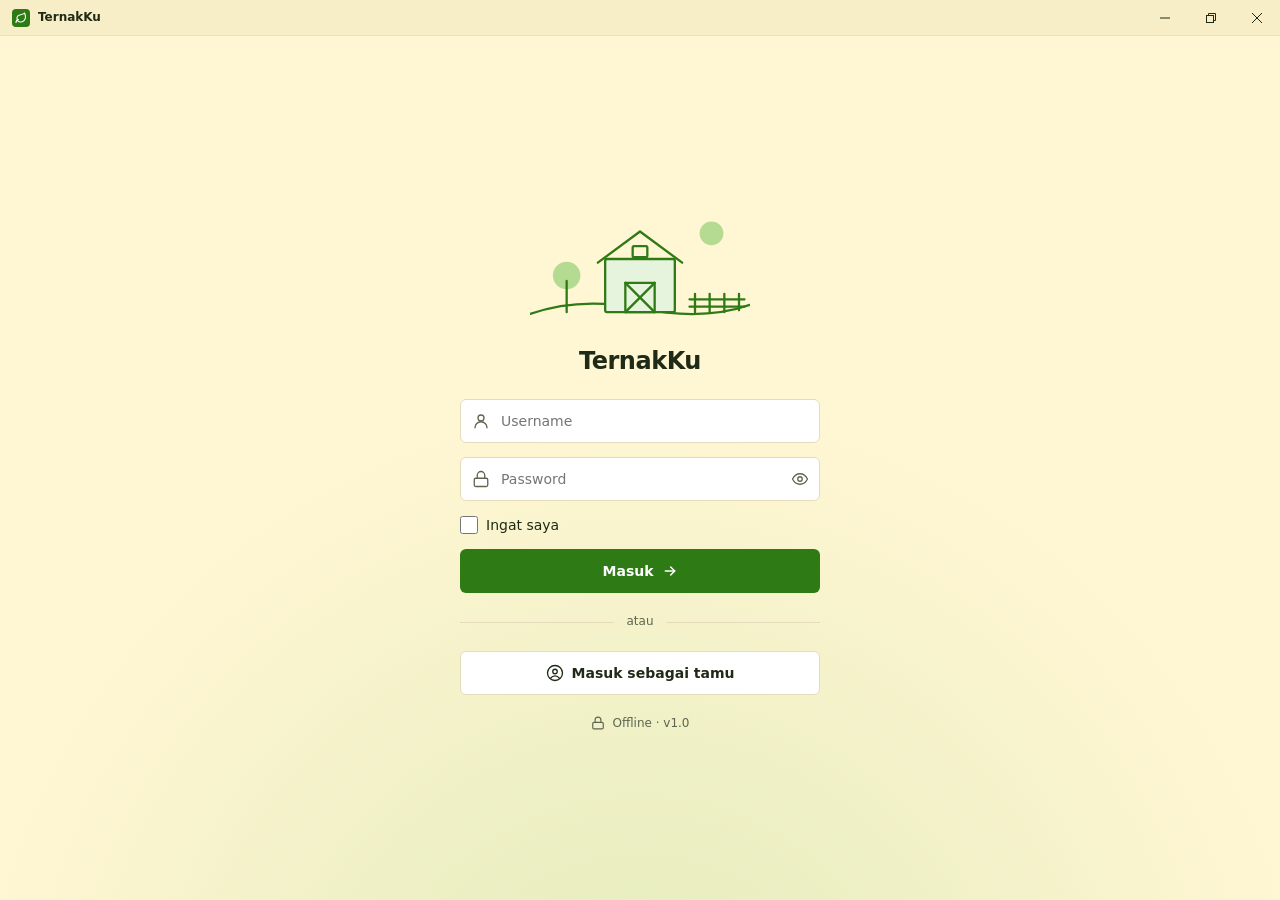
<file: ETS_Ternakku/UI Prototype/index.html>
<!doctype html>
<html lang="id">
<head>
<meta charset="utf-8">
<meta name="viewport" content="width=device-width, initial-scale=1">
<title>TernakKu</title>
<link rel="stylesheet" href="styles.css">
</head>
<body>
<div id="app"></div>
<div id="overlay"></div>
<script src="data.js"></script>
<script src="app.js"></script>
</body>
</html>
</file>
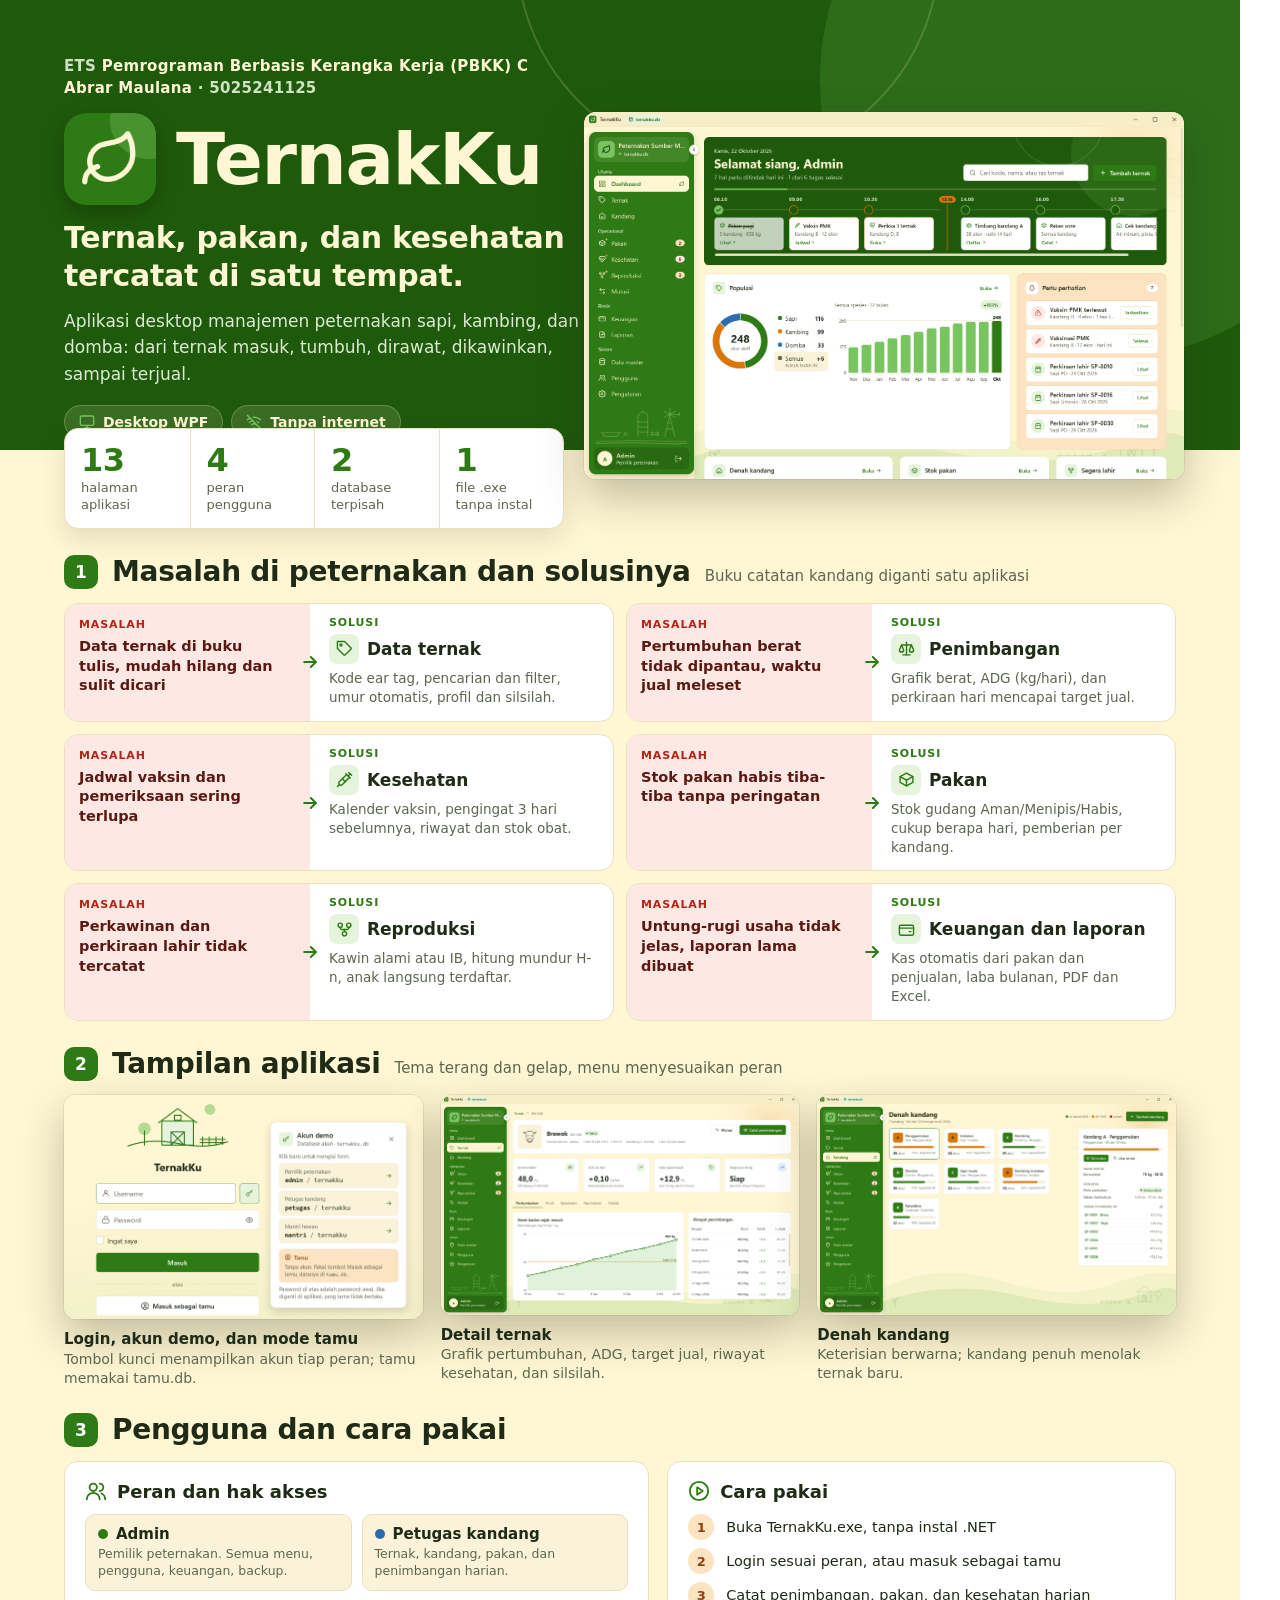
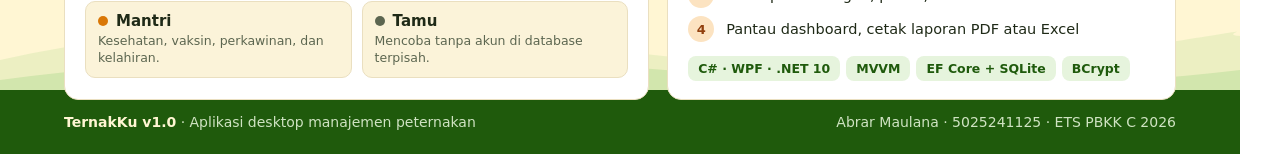
<file: ETS_Ternakku/Poster/poster.html>
<!doctype html>
<html lang="id">
<head>
<meta charset="utf-8">
<title>Poster TernakKu</title>
<style>
  @page { size: 1240px 1754px; margin: 0; }
  :root {
    --green: #2E7A15; --deep: #1F5A0C; --leaf: #78C45F; --soft: #E6F4DD;
    --cream: #FFF6D3; --sunken: #FBF3D9; --border: #EADFC0;
    --ink: #1F2A17; --muted: #5C6650; --warn: #92400E; --warnbar: #D97706; --peach: #FCE3C1;
    --danger: #B42318; --dangersoft: #FDE8E4; --info: #2B6CB0; --infosoft: #E3EEFA;
  }
  * { box-sizing: border-box; }
  html, body { margin: 0; }
  body { -webkit-print-color-adjust: exact; print-color-adjust: exact; }
  .poster {
    width: 1240px; height: 1754px; overflow: hidden; position: relative;
    background: var(--cream); color: var(--ink);
    font-family: "Segoe UI Variable Text", "Segoe UI", system-ui, sans-serif;
  }
  .display { font-family: "Segoe UI Variable Display", "Segoe UI", system-ui, sans-serif; }
  svg.i { width: 22px; height: 22px; fill: none; stroke: currentColor; stroke-width: 2; stroke-linecap: round; stroke-linejoin: round; flex: none; }

  /* Header */
  .hero { position: relative; height: 450px; background: var(--deep); color: var(--cream); padding: 56px 64px 0; overflow: hidden; }
  .hero::before { content: ""; position: absolute; right: -140px; top: -200px; width: 560px; height: 560px; border-radius: 50%; background: rgba(120,196,95,.16); }
  .hero::after { content: ""; position: absolute; right: 300px; top: -260px; width: 420px; height: 420px; border-radius: 50%; border: 2px solid rgba(255,246,211,.16); }
  .hero-row { position: relative; z-index: 1; display: flex; gap: 40px; }
  .hero-text { width: 520px; flex: none; }
  .course { display: inline-flex; gap: 10px; align-items: center; font-size: 15px; font-weight: 600; color: #CFE3C2; letter-spacing: .02em; }
  .course b { color: var(--cream); }
  .brand { display: flex; align-items: center; gap: 20px; margin: 16px 0 14px; }
  .brand img { width: 92px; height: 92px; border-radius: 22px; box-shadow: 0 8px 22px rgba(0,0,0,.25); }
  .brand h1 { margin: 0; font-size: 72px; line-height: 1; letter-spacing: -.02em; }
  .tagline { font-size: 30px; line-height: 1.25; font-weight: 600; margin: 0 0 14px; letter-spacing: -.01em; }
  .lead { font-size: 17px; line-height: 1.55; color: #DCEBD2; margin: 0 0 18px; }
  .chips { display: flex; flex-wrap: wrap; gap: 8px; }
  .chip { display: inline-flex; align-items: center; gap: 8px; height: 34px; padding: 0 14px; border-radius: 17px; background: rgba(255,246,211,.12); border: 1px solid rgba(255,246,211,.22); font-size: 14px; font-weight: 600; }
  .chip svg.i { width: 16px; height: 16px; color: var(--leaf); }
  .shot-hero { position: absolute; z-index: 4; right: 56px; top: 112px; width: 600px; }

  .frame { border-radius: 12px; overflow: hidden; background: #fff; box-shadow: 0 18px 44px rgba(31,42,23,.28), 0 0 0 1px rgba(31,42,23,.08); }
  .frame img { display: block; width: 100%; }

  /* Stats */
  .stats { position: relative; z-index: 3; margin: -22px 64px 0 64px; width: 500px; display: grid; grid-template-columns: repeat(4, 1fr); background: #fff; border: 1px solid var(--border); border-radius: 14px; box-shadow: 0 10px 26px rgba(31,42,23,.12); }
  .stat { padding: 14px 16px; border-left: 1px solid var(--border); }
  .stat:first-child { border-left: 0; }
  .stat b { display: block; font-size: 32px; letter-spacing: -.02em; color: var(--green); line-height: 1.1; }
  .stat span { font-size: 13px; color: var(--muted); line-height: 1.3; display: block; margin-top: 2px; }

  .section { padding: 0 64px; position: relative; z-index: 1; }
  .sec-title { display: flex; align-items: baseline; gap: 14px; margin: 26px 0 14px; }
  .sec-title h2 { margin: 0; font-size: 28px; letter-spacing: -.01em; }
  .sec-title p { margin: 0; font-size: 15px; color: var(--muted); }
  .num { width: 34px; height: 34px; border-radius: 10px; background: var(--green); color: #fff; display: grid; place-items: center; font-weight: 700; font-size: 17px; flex: none; align-self: center; }

  /* Problem -> solution */
  .ps { display: grid; grid-template-columns: 1fr 1fr; gap: 12px; }
  .pair { display: grid; grid-template-columns: 1fr 26px 1.25fr; align-items: stretch; background: #fff; border: 1px solid var(--border); border-radius: 14px; overflow: hidden; }
  .prob { background: var(--dangersoft); padding: 14px 14px; display: flex; flex-direction: column; gap: 6px; }
  .prob .tag, .sol .tag { font-size: 11px; font-weight: 700; letter-spacing: .08em; text-transform: uppercase; }
  .prob .tag { color: var(--danger); }
  .prob p { margin: 0; font-size: 14.5px; line-height: 1.35; font-weight: 600; color: #5a1a12; }
  .arrow { display: grid; place-items: center; background: linear-gradient(90deg, var(--dangersoft) 50%, #fff 50%); color: var(--green); }
  .arrow svg.i { width: 20px; height: 20px; stroke-width: 2.4; }
  .sol { padding: 12px 16px 14px 6px; display: flex; flex-direction: column; gap: 5px; }
  .sol .tag { color: var(--green); display: flex; align-items: center; gap: 6px; }
  .sol h3 { margin: 0; font-size: 17px; display: flex; align-items: center; gap: 8px; }
  .sol h3 .ic { width: 30px; height: 30px; border-radius: 8px; background: var(--soft); color: var(--green); display: grid; place-items: center; }
  .sol h3 .ic svg.i { width: 17px; height: 17px; }
  .sol p { margin: 0; font-size: 13.5px; line-height: 1.4; color: var(--muted); }

  /* Screens */
  .screens { display: grid; grid-template-columns: repeat(3, 1fr); gap: 18px; }
  .screen figcaption { margin-top: 10px; font-size: 14px; color: var(--muted); line-height: 1.35; }
  .screen figcaption b { color: var(--ink); display: block; font-size: 15px; }
  figure { margin: 0; }

  /* Bottom */
  .bottom { display: grid; grid-template-columns: 1.15fr 1fr; gap: 18px; }
  .card { background: #fff; border: 1px solid var(--border); border-radius: 14px; padding: 18px 20px; }
  .card h3 { margin: 0 0 12px; font-size: 18px; display: flex; align-items: center; gap: 10px; }
  .card h3 svg.i { color: var(--green); }
  .roles { display: grid; grid-template-columns: 1fr 1fr; gap: 10px; }
  .role { border-radius: 10px; background: var(--sunken); border: 1px solid var(--border); padding: 10px 12px; }
  .role b { font-size: 15px; display: flex; align-items: center; gap: 8px; }
  .role b i { width: 10px; height: 10px; border-radius: 50%; display: inline-block; }
  .role span { display: block; font-size: 12.5px; color: var(--muted); line-height: 1.35; margin-top: 3px; }
  .steps { list-style: none; margin: 0; padding: 0; display: grid; gap: 8px; }
  .steps li { display: flex; gap: 12px; align-items: center; font-size: 14.5px; }
  .steps li span.n { width: 26px; height: 26px; border-radius: 50%; background: var(--peach); color: var(--warn); font-weight: 700; display: grid; place-items: center; flex: none; font-size: 13px; }
  .tech { display: flex; flex-wrap: wrap; gap: 6px; margin-top: 14px; }
  .tech span { font-size: 12.5px; font-weight: 600; padding: 5px 10px; border-radius: 8px; background: var(--soft); color: var(--deep); }

  .footer { position: absolute; left: 0; right: 0; bottom: 0; height: 64px; background: var(--deep); color: #CFE3C2; display: flex; align-items: center; justify-content: space-between; padding: 0 64px; font-size: 14px; }
  .footer b { color: var(--cream); }
  .hills { position: absolute; left: 0; right: 0; bottom: 64px; height: 90px; pointer-events: none; z-index: 0; }
  .role span { min-height: 0; }
</style>
</head>
<body>
<!-- Icons adapted from Lucide (ISC license). -->
<svg width="0" height="0" style="position:absolute" aria-hidden="true">
  <symbol id="leaf" viewBox="0 0 24 24"><path d="M11 20A7 7 0 0 1 9.8 6.1C15.5 5 17 4.5 19 2c1 2 2 4.2 2 8 0 5.5-4.8 10-10 10Z"/><path d="M2 21c0-3 1.9-5.4 5.1-6"/></symbol>
  <symbol id="tag" viewBox="0 0 24 24"><path d="M12 2H2v10l9.3 9.3a1 1 0 0 0 1.4 0l8.6-8.6a1 1 0 0 0 0-1.4Z"/><circle cx="7" cy="7" r="1.5"/></symbol>
  <symbol id="scale" viewBox="0 0 24 24"><path d="M12 3v18"/><path d="M7 21h10"/><path d="M5 7h14"/><path d="m5 7-3 7a3 3 0 0 0 6 0Z"/><path d="m19 7-3 7a3 3 0 0 0 6 0Z"/></symbol>
  <symbol id="syringe" viewBox="0 0 24 24"><path d="m18 2 4 4"/><path d="m17 7 3-3"/><path d="M19 9 8.7 19.3a2.4 2.4 0 0 1-3.4 0l-.6-.6a2.4 2.4 0 0 1 0-3.4L15 5"/><path d="m9 11 4 4"/><path d="m5 19-3 3"/><path d="m14 4 6 6"/></symbol>
  <symbol id="box" viewBox="0 0 24 24"><path d="M21 8 12 3 3 8v8l9 5 9-5Z"/><path d="m3 8 9 5 9-5"/><path d="M12 13v8"/></symbol>
  <symbol id="repro" viewBox="0 0 24 24"><circle cx="6" cy="6" r="3"/><circle cx="18" cy="6" r="3"/><circle cx="12" cy="18" r="3"/><path d="M6 9v1a2 2 0 0 0 2 2h8a2 2 0 0 0 2-2V9"/><path d="M12 12v3"/></symbol>
  <symbol id="wallet" viewBox="0 0 24 24"><rect x="2" y="6" width="20" height="14" rx="2"/><path d="M2 10h20"/><path d="M16 15h2"/></symbol>
  <symbol id="arrow" viewBox="0 0 24 24"><path d="M5 12h14"/><path d="m13 6 6 6-6 6"/></symbol>
  <symbol id="wifi-off" viewBox="0 0 24 24"><path d="M12 20h.01"/><path d="M8.5 16.4a5 5 0 0 1 7 0"/><path d="M2 2l20 20"/><path d="M5 12.9a10 10 0 0 1 5.2-2.8"/><path d="M19 12.9a10 10 0 0 0-2.3-1.7"/><path d="M2 8.8a15 15 0 0 1 4.2-2.6"/><path d="M22 8.8A15 15 0 0 0 11 4.9"/></symbol>
  <symbol id="db" viewBox="0 0 24 24"><ellipse cx="12" cy="5" rx="8" ry="3"/><path d="M4 5v14c0 1.7 3.6 3 8 3s8-1.3 8-3V5"/><path d="M4 12c0 1.7 3.6 3 8 3s8-1.3 8-3"/></symbol>
  <symbol id="monitor" viewBox="0 0 24 24"><rect x="2" y="3" width="20" height="14" rx="2"/><path d="M8 21h8"/><path d="M12 17v4"/></symbol>
  <symbol id="users" viewBox="0 0 24 24"><circle cx="9" cy="8" r="4"/><path d="M2 21a7 7 0 0 1 14 0"/><path d="M16 4a4 4 0 0 1 0 8"/><path d="M22 21a7 7 0 0 0-4-6.3"/></symbol>
  <symbol id="play" viewBox="0 0 24 24"><circle cx="12" cy="12" r="10"/><path d="m10 8 6 4-6 4Z"/></symbol>
</svg>

<main class="poster">
  <section class="hero">
    <div class="hero-row">
      <div class="hero-text">
        <div class="course"><span>ETS <b>Pemrograman Berbasis Kerangka Kerja (PBKK) C</b></span></div>
        <div class="course" style="margin-top:4px"><span><b>Abrar Maulana</b> · 5025241125</span></div>
        <div class="brand">
          <img src="assets/logo.png" alt="Logo TernakKu">
          <h1 class="display">TernakKu</h1>
        </div>
        <p class="tagline display">Ternak, pakan, dan kesehatan tercatat di satu tempat.</p>
        <p class="lead">Aplikasi desktop manajemen peternakan sapi, kambing, dan domba: dari ternak masuk, tumbuh, dirawat, dikawinkan, sampai terjual.</p>
        <div class="chips">
          <span class="chip"><svg class="i"><use href="#monitor"/></svg>Desktop WPF</span>
          <span class="chip"><svg class="i"><use href="#wifi-off"/></svg>Tanpa internet</span>
          <span class="chip"><svg class="i"><use href="#db"/></svg>Data lokal SQLite</span>
        </div>
      </div>
    </div>
  </section>
  <div class="shot-hero frame"><img src="assets/dashboard.png" alt="Dashboard TernakKu"></div>

  <div class="stats">
    <div class="stat"><b>13</b><span>halaman aplikasi</span></div>
    <div class="stat"><b>4</b><span>peran pengguna</span></div>
    <div class="stat"><b>2</b><span>database terpisah</span></div>
    <div class="stat"><b>1</b><span>file .exe tanpa instal</span></div>
  </div>

  <section class="section">
    <div class="sec-title"><span class="num">1</span><h2 class="display">Masalah di peternakan dan solusinya</h2><p>Buku catatan kandang diganti satu aplikasi</p></div>
    <div class="ps">
      <div class="pair">
        <div class="prob"><span class="tag">Masalah</span><p>Data ternak di buku tulis, mudah hilang dan sulit dicari</p></div>
        <div class="arrow"><svg class="i"><use href="#arrow"/></svg></div>
        <div class="sol"><span class="tag">Solusi</span><h3><span class="ic"><svg class="i"><use href="#tag"/></svg></span>Data ternak</h3><p>Kode ear tag, pencarian dan filter, umur otomatis, profil dan silsilah.</p></div>
      </div>
      <div class="pair">
        <div class="prob"><span class="tag">Masalah</span><p>Pertumbuhan berat tidak dipantau, waktu jual meleset</p></div>
        <div class="arrow"><svg class="i"><use href="#arrow"/></svg></div>
        <div class="sol"><span class="tag">Solusi</span><h3><span class="ic"><svg class="i"><use href="#scale"/></svg></span>Penimbangan</h3><p>Grafik berat, ADG (kg/hari), dan perkiraan hari mencapai target jual.</p></div>
      </div>
      <div class="pair">
        <div class="prob"><span class="tag">Masalah</span><p>Jadwal vaksin dan pemeriksaan sering terlupa</p></div>
        <div class="arrow"><svg class="i"><use href="#arrow"/></svg></div>
        <div class="sol"><span class="tag">Solusi</span><h3><span class="ic"><svg class="i"><use href="#syringe"/></svg></span>Kesehatan</h3><p>Kalender vaksin, pengingat 3 hari sebelumnya, riwayat dan stok obat.</p></div>
      </div>
      <div class="pair">
        <div class="prob"><span class="tag">Masalah</span><p>Stok pakan habis tiba-tiba tanpa peringatan</p></div>
        <div class="arrow"><svg class="i"><use href="#arrow"/></svg></div>
        <div class="sol"><span class="tag">Solusi</span><h3><span class="ic"><svg class="i"><use href="#box"/></svg></span>Pakan</h3><p>Stok gudang Aman/Menipis/Habis, cukup berapa hari, pemberian per kandang.</p></div>
      </div>
      <div class="pair">
        <div class="prob"><span class="tag">Masalah</span><p>Perkawinan dan perkiraan lahir tidak tercatat</p></div>
        <div class="arrow"><svg class="i"><use href="#arrow"/></svg></div>
        <div class="sol"><span class="tag">Solusi</span><h3><span class="ic"><svg class="i"><use href="#repro"/></svg></span>Reproduksi</h3><p>Kawin alami atau IB, hitung mundur H-n, anak langsung terdaftar.</p></div>
      </div>
      <div class="pair">
        <div class="prob"><span class="tag">Masalah</span><p>Untung-rugi usaha tidak jelas, laporan lama dibuat</p></div>
        <div class="arrow"><svg class="i"><use href="#arrow"/></svg></div>
        <div class="sol"><span class="tag">Solusi</span><h3><span class="ic"><svg class="i"><use href="#wallet"/></svg></span>Keuangan dan laporan</h3><p>Kas otomatis dari pakan dan penjualan, laba bulanan, PDF dan Excel.</p></div>
      </div>
    </div>
  </section>

  <section class="section">
    <div class="sec-title"><span class="num">2</span><h2 class="display">Tampilan aplikasi</h2><p>Tema terang dan gelap, menu menyesuaikan peran</p></div>
    <div class="screens">
      <figure class="screen">
        <div class="frame"><img src="assets/login-crop.png" alt="Layar login dengan panel akun demo"></div>
        <figcaption><b>Login, akun demo, dan mode tamu</b>Tombol kunci menampilkan akun tiap peran; tamu memakai tamu.db.</figcaption>
      </figure>
      <figure class="screen">
        <div class="frame"><img src="assets/detail.png" alt="Detail ternak dengan grafik berat"></div>
        <figcaption><b>Detail ternak</b>Grafik pertumbuhan, ADG, target jual, riwayat kesehatan, dan silsilah.</figcaption>
      </figure>
      <figure class="screen">
        <div class="frame"><img src="assets/kandang.png" alt="Denah kandang"></div>
        <figcaption><b>Denah kandang</b>Keterisian berwarna; kandang penuh menolak ternak baru.</figcaption>
      </figure>
    </div>
  </section>

  <section class="section">
    <div class="sec-title"><span class="num">3</span><h2 class="display">Pengguna dan cara pakai</h2></div>
    <div class="bottom">
      <div class="card">
        <h3><svg class="i"><use href="#users"/></svg>Peran dan hak akses</h3>
        <div class="roles">
          <div class="role"><b><i style="background:#2E7A15"></i>Admin</b><span>Pemilik peternakan. Semua menu, pengguna, keuangan, backup.</span></div>
          <div class="role"><b><i style="background:#2B6CB0"></i>Petugas kandang</b><span>Ternak, kandang, pakan, dan penimbangan harian.</span></div>
          <div class="role"><b><i style="background:#D97706"></i>Mantri</b><span>Kesehatan, vaksin, perkawinan, dan kelahiran.</span></div>
          <div class="role"><b><i style="background:#5C6650"></i>Tamu</b><span>Mencoba tanpa akun di database terpisah.</span></div>
        </div>
      </div>
      <div class="card">
        <h3><svg class="i"><use href="#play"/></svg>Cara pakai</h3>
        <ol class="steps">
          <li><span class="n">1</span>Buka TernakKu.exe, tanpa instal .NET</li>
          <li><span class="n">2</span>Login sesuai peran, atau masuk sebagai tamu</li>
          <li><span class="n">3</span>Catat penimbangan, pakan, dan kesehatan harian</li>
          <li><span class="n">4</span>Pantau dashboard, cetak laporan PDF atau Excel</li>
        </ol>
        <div class="tech"><span>C# · WPF · .NET 10</span><span>MVVM</span><span>EF Core + SQLite</span><span>BCrypt</span></div>
      </div>
    </div>
  </section>

  <svg class="hills" viewBox="0 0 1240 90" preserveAspectRatio="none" aria-hidden="true">
    <path d="M0 60C180 20 360 18 560 44s380 34 560 6 90-16 120-14V90H0Z" fill="#78C45F" opacity=".14"/>
    <path d="M0 80c200-26 420-30 640-12s420 24 600 2V90H0Z" fill="#78C45F" opacity=".22"/>
  </svg>
  <footer class="footer">
    <span><b>TernakKu v1.0</b> · Aplikasi desktop manajemen peternakan</span>
    <span>Abrar Maulana · 5025241125 · ETS PBKK C 2026</span>
  </footer>
</main>
</body>
</html>
</file>
<file: ETS_Ternakku/UI Prototype/styles.css>
:root {
  --primary: #2E7A15;
  --primary-hover: #276812;
  --primary-soft: #E6F4DD;
  --primary-ink: #1F5A0C;
  --leaf: #78C45F;
  --leaf-ink: #13300A;
  --bg: #FFF6D3;
  --surface: #FFFFFF;
  --surface-hover: #FFFBEA;
  --surface-sunken: #FBF3D9;
  --border: #EADFC0;
  --border-strong: #E6DCBC;
  --divider: #F3ECD6;
  --text: #1F2A17;
  --text-2: #5C6650;
  --sidebar: #2E7A15;
  --sidebar-text: #FFF6D3;
  --sidebar-muted: #EAF3DF;
  --sidebar-hover: rgba(255, 246, 211, 0.12);
  --warn: #92400E;
  --warn-bar: #D97706;
  --warn-soft: #FCE3C1;
  --warn-border: #F0CFA0;
  --danger: #B42318;
  --danger-soft: #FDE8E4;
  --info: #2B6CB0;
  --info-soft: #E3EEFA;
  --titlebar: #F7EDC6;
  --shadow: 0 12px 32px rgba(31, 42, 23, 0.16);
  --scrim: rgba(19, 30, 12, 0.42);
  --row-h: 44px;
  --t-instant: 83ms;
  --t-fast: 167ms;
  --t-normal: 250ms;
  --t-exit: 120ms;
  --ease-out: cubic-bezier(0, 0, 0, 1);
  --ease-in: cubic-bezier(0.32, 0, 0.67, 0);
  color-scheme: light;
}

:root[data-theme="dark"] {
  --primary: #6CC04A;
  --primary-hover: #82CF62;
  --primary-soft: #1E3318;
  --primary-ink: #A6E08C;
  --leaf: #4E8F37;
  --leaf-ink: #F2FAEC;
  --bg: #121511;
  --surface: #1A1E18;
  --surface-hover: #222820;
  --surface-sunken: #161A14;
  --border: #2B3227;
  --border-strong: #353D30;
  --divider: #242A21;
  --text: #ECEFE6;
  --text-2: #A3AD99;
  --sidebar: #172A12;
  --sidebar-text: #ECEFE6;
  --sidebar-muted: #A9BC9E;
  --sidebar-hover: rgba(236, 239, 230, 0.08);
  --warn: #F0B45A;
  --warn-bar: #E0A84A;
  --warn-soft: #3A2C14;
  --warn-border: #574120;
  --danger: #F07A6C;
  --danger-soft: #3B1C18;
  --info: #7EB2EE;
  --info-soft: #18263A;
  --titlebar: #0E110D;
  --shadow: 0 12px 32px rgba(0, 0, 0, 0.5);
  --scrim: rgba(0, 0, 0, 0.55);
  color-scheme: dark;
}

:root[data-density="compact"] { --row-h: 36px; }

* { box-sizing: border-box; }

html, body { height: 100%; }

body {
  margin: 0;
  background: var(--bg);
  color: var(--text);
  font-family: "Segoe UI Variable Text", "Segoe UI Variable", "Segoe UI", Inter, system-ui, sans-serif;
  font-size: 14px;
  line-height: 1.45;
  overflow: hidden;
  -webkit-font-smoothing: antialiased;
}

button, input, select, textarea { font: inherit; color: inherit; }
button { cursor: pointer; }
a { color: var(--primary); text-decoration: none; }
a:hover { color: var(--primary-hover); }
h1, h2, h3, p { margin: 0; }
.num { font-variant-numeric: tabular-nums; }
.muted { color: var(--text-2); }
.sr { position: absolute; width: 1px; height: 1px; overflow: hidden; clip: rect(0 0 0 0); white-space: nowrap; }

:focus-visible { outline: 2px solid var(--primary); outline-offset: 2px; }

/* ---------- Window chrome ---------- */
.window { height: 100vh; display: flex; flex-direction: column; }

.titlebar {
  height: 36px;
  flex: none;
  display: flex;
  align-items: center;
  background: var(--titlebar);
  border-bottom: 1px solid var(--border);
  user-select: none;
}
.titlebar .app-id { display: flex; align-items: center; gap: 8px; padding: 0 12px; font-size: 12px; font-weight: 600; }
.titlebar .app-id .logo-sm { width: 18px; height: 18px; border-radius: 4px; background: var(--primary); color: #fff; display: grid; place-items: center; }
.titlebar .db-chip {
  display: inline-flex; align-items: center; gap: 6px;
  height: 22px; padding: 0 8px; border-radius: 999px;
  font-size: 11px; font-weight: 600;
  background: var(--primary-soft); color: var(--primary-ink);
}
.titlebar .db-chip.guest { background: var(--warn-soft); color: var(--warn); }
.titlebar .spacer { flex: 1; }
.win-btn {
  width: 46px; height: 36px; border: 0; background: transparent; color: var(--text);
  display: grid; place-items: center;
  transition: background-color var(--t-instant) ease-out;
}
.win-btn:hover { background: rgba(0, 0, 0, 0.06); }
:root[data-theme="dark"] .win-btn:hover { background: rgba(255, 255, 255, 0.08); }
.win-btn.close:hover { background: #C42B1C; color: #fff; }

.window-body { flex: 1; min-height: 0; display: flex; position: relative; }

/* ---------- Shared controls ---------- */
.btn {
  height: 40px; padding: 0 16px; border-radius: 6px; border: 1px solid transparent;
  display: inline-flex; align-items: center; justify-content: center; gap: 8px;
  font-size: 14px; font-weight: 600; white-space: nowrap;
  transition: transform var(--t-fast) var(--ease-out), background-color var(--t-instant) ease-out, border-color var(--t-instant) ease-out;
}
.btn:active { transform: scale(0.98); }
.btn-primary { background: var(--primary); color: #fff; }
:root[data-theme="dark"] .btn-primary { color: #0E1A09; }
.btn-primary:hover { background: var(--primary-hover); }
.btn-secondary { background: var(--surface); border-color: var(--border-strong); color: var(--text); }
.btn-secondary:hover { background: var(--surface-hover); }
.btn-ghost { background: transparent; color: var(--text-2); }
.btn-ghost:hover { background: var(--surface-hover); color: var(--text); }
.btn-danger { background: var(--danger); color: #fff; }
.btn-sm { height: 30px; padding: 0 10px; font-size: 12px; }
.btn-block { width: 100%; }
.icon-btn {
  width: 40px; height: 40px; border-radius: 6px; border: 1px solid var(--border-strong);
  background: var(--surface); color: var(--text); display: grid; place-items: center; position: relative;
  transition: background-color var(--t-instant) ease-out;
}
.icon-btn:hover { background: var(--surface-hover); }
.icon-btn .dot { position: absolute; top: 8px; right: 9px; width: 8px; height: 8px; border-radius: 999px; background: var(--danger); border: 2px solid var(--surface); }

.field { display: flex; flex-direction: column; gap: 6px; }
.field > label, .field > .label { font-size: 13px; font-weight: 600; }
.input, .select, .textarea {
  width: 100%; height: 40px; padding: 0 12px; border: 1px solid var(--border-strong); border-radius: 6px;
  background: var(--surface); color: var(--text); font-size: 14px;
  transition: border-color var(--t-instant) ease-out, box-shadow var(--t-instant) ease-out;
}
.textarea { height: 84px; padding: 10px 12px; resize: vertical; }
.input:focus, .select:focus, .textarea:focus { outline: 0; border-color: var(--primary); box-shadow: 0 0 0 3px color-mix(in srgb, var(--leaf) 35%, transparent); }
.input.invalid { border-color: var(--danger); box-shadow: 0 0 0 3px color-mix(in srgb, var(--danger) 18%, transparent); }
.field .hint { font-size: 12px; color: var(--text-2); }
.field .error { font-size: 12px; color: var(--danger); font-weight: 600; }
.input-icon { position: relative; }
.input-icon > svg { position: absolute; left: 12px; top: 50%; transform: translateY(-50%); color: var(--text-2); pointer-events: none; }
.input-icon > .input { padding-left: 40px; }
.input-icon > .trail { position: absolute; right: 4px; top: 4px; width: 32px; height: 32px; border: 0; border-radius: 6px; background: transparent; color: var(--text-2); display: grid; place-items: center; }
.input-icon > .trail:hover { background: var(--surface-hover); color: var(--text); }
.check { display: inline-flex; align-items: center; gap: 8px; font-size: 14px; cursor: pointer; }
.check input { width: 18px; height: 18px; margin: 0; accent-color: var(--primary); }

.segmented { display: inline-flex; padding: 3px; gap: 2px; background: var(--surface-sunken); border: 1px solid var(--border); border-radius: 6px; }
.segmented button {
  height: 30px; padding: 0 12px; border: 1px solid transparent; border-radius: 4px; background: transparent;
  color: var(--text-2); font-size: 13px; font-weight: 500;
  transition: background-color var(--t-instant) ease-out, color var(--t-instant) ease-out;
}
.segmented button[aria-pressed="true"] { background: var(--surface); border-color: var(--border-strong); color: var(--text); font-weight: 600; }

.badge { display: inline-flex; align-items: center; gap: 6px; height: 22px; padding: 0 8px; border-radius: 999px; font-size: 12px; font-weight: 600; white-space: nowrap; }
.badge::before { content: ""; width: 6px; height: 6px; border-radius: 999px; background: currentColor; }
.badge.plain::before { display: none; }
.badge.ok { background: var(--primary-soft); color: var(--primary-ink); }
.badge.warn { background: var(--warn-soft); color: var(--warn); }
.badge.danger { background: var(--danger-soft); color: var(--danger); }
.badge.info { background: var(--info-soft); color: var(--info); }
.badge.neutral { background: var(--surface-sunken); color: var(--text-2); border: 1px solid var(--border); }

.card { background: var(--surface); border: 1px solid var(--border); border-radius: 8px; }
.card-pad { padding: 20px; }
.card-head { display: flex; align-items: center; justify-content: space-between; gap: 12px; flex-wrap: wrap; }
.card-head h2 { font-size: 16px; font-weight: 600; }
.card-head p { font-size: 13px; color: var(--text-2); }
.lift { transition: border-color var(--t-instant) ease-out; }
.lift:hover { border-color: var(--leaf); }

kbd { font-family: inherit; font-size: 11px; font-weight: 600; color: var(--text-2); background: var(--surface-sunken); border: 1px solid var(--border-strong); border-radius: 4px; padding: 1px 6px; }

/* ---------- Tables ---------- */
.table-wrap { overflow: auto; }
table.data { width: 100%; border-collapse: collapse; font-size: 13px; font-variant-numeric: tabular-nums; }
table.data th {
  text-align: left; font-size: 12px; font-weight: 600; color: var(--text-2);
  padding: 0 12px; height: 38px; border-bottom: 1px solid var(--border); white-space: nowrap;
  position: sticky; top: 0; background: var(--surface); z-index: 1;
}
table.data td { padding: 0 12px; height: var(--row-h); border-bottom: 1px solid var(--divider); white-space: nowrap; }
table.data tr:last-child td { border-bottom: 0; }
table.data tbody tr { transition: background-color var(--t-instant) ease-out; }
table.data tbody tr:hover { background: var(--surface-hover); }
table.data tbody tr.clickable { cursor: pointer; }
table.data tbody tr.fresh { animation: fresh 1200ms ease-out; }
@keyframes fresh { from { background: var(--primary-soft); } to { background: transparent; } }
table.data .r { text-align: right; }
table.data .strong { font-weight: 600; }
.empty { padding: 48px 16px; text-align: center; display: flex; flex-direction: column; gap: 6px; align-items: center; color: var(--text-2); }
.empty strong { color: var(--text); font-size: 15px; }

.pager { display: flex; align-items: center; justify-content: space-between; gap: 12px; padding: 12px 16px; border-top: 1px solid var(--border); font-size: 13px; color: var(--text-2); flex-wrap: wrap; }
.pager .pages { display: flex; gap: 4px; }
.pager .pages button { min-width: 32px; height: 32px; border-radius: 6px; border: 1px solid var(--border-strong); background: var(--surface); font-size: 13px; font-weight: 600; color: var(--text); }
.pager .pages button[aria-current="page"] { background: var(--primary); border-color: var(--primary); color: #fff; }
.pager .pages button:disabled { opacity: 0.45; cursor: default; }

/* ---------- Progress ---------- */
.meter { height: 8px; background: var(--divider); border-radius: 999px; overflow: hidden; }
.meter > span { display: block; height: 100%; border-radius: 999px; background: var(--primary); }
.meter > span.warn { background: var(--warn-bar); }
.meter > span.danger { background: var(--danger); }

/* ---------- Startup / login ---------- */
.auth {
  flex: 1; display: grid; place-items: center; padding: 32px 16px; overflow: auto;
  background:
    radial-gradient(circle at 50% 120%, color-mix(in srgb, var(--leaf) 22%, transparent) 0, transparent 55%),
    var(--bg);
}
.auth-card { width: 100%; max-width: 360px; display: flex; flex-direction: column; align-items: stretch; gap: 20px; }
.auth-hero { display: flex; flex-direction: column; align-items: center; gap: 12px; text-align: center; }
.auth-hero svg.scene { width: 220px; height: auto; color: var(--primary); }
.auth-hero h1 { font-size: 24px; font-weight: 700; letter-spacing: -0.02em; }
.auth-form { display: flex; flex-direction: column; gap: 14px; }
.auth-row { display: flex; align-items: center; justify-content: space-between; }
.divider { display: flex; align-items: center; gap: 12px; font-size: 12px; color: var(--text-2); }
.divider::before, .divider::after { content: ""; flex: 1; height: 1px; background: var(--border-strong); }
.auth-foot { display: flex; justify-content: center; gap: 8px; align-items: center; font-size: 12px; color: var(--text-2); }
.auth-error { display: flex; gap: 8px; align-items: center; padding: 10px 12px; border-radius: 6px; background: var(--danger-soft); color: var(--danger); font-size: 13px; font-weight: 600; }

.closed { flex: 1; display: grid; place-items: center; text-align: center; color: var(--text-2); }
.closed > div { display: flex; flex-direction: column; gap: 16px; align-items: center; }

/* ---------- App shell ---------- */
.brand { display: flex; align-items: center; gap: 10px; }
.brand .logo { width: 36px; height: 36px; border-radius: 8px; background: var(--leaf); color: var(--leaf-ink); display: grid; place-items: center; }

/* Floating sidebar: detached card with farm header, sliding active pill and status dots. */
.sidebar {
  width: 252px; flex: none; margin: 12px 0 12px 12px; position: relative; z-index: 5;
  display: flex; flex-direction: column; border-radius: 16px;
  background: var(--sidebar); color: var(--sidebar-text);
  box-shadow: 0 10px 28px rgba(31, 42, 23, 0.2), inset 0 1px 0 rgba(255, 255, 255, 0.08);
  transition: width var(--t-normal) var(--ease-out);
}
.sidebar.collapsed { width: 72px; }
:root[data-theme="dark"] .sidebar { box-shadow: 0 10px 28px rgba(0, 0, 0, 0.45), inset 0 1px 0 rgba(255, 255, 255, 0.05); }

.collapse-btn {
  position: absolute; top: 30px; right: -12px; z-index: 6; width: 24px; height: 24px; padding: 0;
  border-radius: 999px; border: 1px solid var(--border-strong); background: var(--surface); color: var(--text);
  display: grid; place-items: center; box-shadow: 0 2px 6px rgba(0, 0, 0, 0.16);
  transition: background-color var(--t-instant) ease-out;
}
.collapse-btn:hover { background: var(--surface-hover); }

.farm-card { margin: 12px 12px 6px; padding: 10px; border-radius: 12px; background: rgba(255, 246, 211, 0.1); display: flex; align-items: center; gap: 10px; min-width: 0; }
.farm-card .logo { width: 40px; height: 40px; flex: none; border-radius: 10px; background: var(--leaf); color: var(--leaf-ink); display: grid; place-items: center; }
.farm-card .meta { min-width: 0; display: flex; flex-direction: column; gap: 3px; }
.farm-card b { font-size: 14px; line-height: 1.2; white-space: nowrap; overflow: hidden; text-overflow: ellipsis; }
.farm-card .db { display: inline-flex; align-items: center; gap: 6px; font-size: 11px; font-weight: 600; color: var(--sidebar-muted); white-space: nowrap; }
.farm-card .db i { width: 6px; height: 6px; border-radius: 999px; background: var(--leaf); box-shadow: 0 0 0 3px rgba(120, 196, 95, 0.25); }
.farm-card .db.guest i { background: #F0B45A; box-shadow: 0 0 0 3px rgba(240, 180, 90, 0.25); }

.nav-scroll { flex: 1; min-height: 0; position: relative; overflow-x: hidden; overflow-y: auto; padding: 0 12px 8px; scrollbar-width: none; }
.nav-scroll::-webkit-scrollbar { display: none; }
.nav-ind {
  position: absolute; left: 12px; right: 12px; top: 0; height: 40px; border-radius: 10px; pointer-events: none;
  background: var(--sidebar-text); box-shadow: 0 2px 8px rgba(0, 0, 0, 0.18);
  transition: transform var(--t-normal) var(--ease-out);
}
.nav-group { display: block; padding: 14px 10px 4px; font-size: 11px; font-weight: 600; letter-spacing: 0.08em; text-transform: uppercase; color: var(--sidebar-muted); white-space: nowrap; }
.nav-item {
  position: relative; z-index: 1; display: flex; align-items: center; gap: 12px; width: 100%; height: 40px; padding: 0 10px;
  border: 0; border-radius: 10px; background: transparent; color: var(--sidebar-text);
  font-size: 14px; font-weight: 500; text-align: left; white-space: nowrap;
  transition: background-color var(--t-instant) ease-out, color var(--t-fast) ease-out;
}
.nav-item:hover { background: var(--sidebar-hover); }
.nav-item[aria-current="page"], .nav-item[aria-current="page"]:hover { background: transparent; color: var(--sidebar); font-weight: 600; }
.nav-item .ic { position: relative; width: 20px; flex: none; display: grid; place-items: center; }
.ndot { position: absolute; top: -3px; right: -5px; width: 9px; height: 9px; border-radius: 999px; border: 2px solid var(--sidebar); }
.ndot.warn { background: #F0B45A; }
.ndot.danger { background: #F07A6C; }
.nav-item[aria-current="page"] .ndot { border-color: var(--sidebar-text); }
.nav-item .count { margin-left: auto; padding: 1px 8px; border-radius: 999px; font-size: 11px; font-weight: 700; }
.nav-item .count.warn { background: #FCE3C1; color: #6B3A06; }
.nav-item .count.danger { background: #FDE8E4; color: #B42318; }
.nav-item .leafmark { margin-left: auto; display: grid; color: var(--primary); }
:root[data-theme="dark"] .nav-item .leafmark { color: var(--leaf); }

.sidebar-art { margin: 4px 16px 0; color: var(--sidebar-text); opacity: 0.3; }
.sidebar-art svg { display: block; width: 100%; height: auto; }
.sidebar-foot { margin: 8px 12px 12px; padding: 8px; border-radius: 12px; background: rgba(0, 0, 0, 0.14); display: flex; align-items: center; gap: 10px; min-width: 0; }
.avatar { width: 36px; height: 36px; flex: none; border-radius: 999px; background: var(--sidebar-text); color: var(--sidebar); display: grid; place-items: center; font-size: 13px; font-weight: 700; }
.sidebar-foot .who { flex: 1; min-width: 0; display: flex; flex-direction: column; }
.sidebar-foot .who b { font-size: 14px; white-space: nowrap; overflow: hidden; text-overflow: ellipsis; }
.sidebar-foot .who small { font-size: 12px; color: var(--sidebar-muted); white-space: nowrap; }
.sidebar-foot .icon-btn { width: 36px; height: 36px; border: 0; background: transparent; color: var(--sidebar-text); }
.sidebar-foot .icon-btn:hover { background: var(--sidebar-hover); }

.sidebar.collapsed .farm-card { margin: 12px 10px 6px; padding: 6px; justify-content: center; background: transparent; }
.sidebar.collapsed .farm-card .meta,
.sidebar.collapsed .nav-item .lbl, .sidebar.collapsed .nav-item .count, .sidebar.collapsed .nav-item .leafmark,
.sidebar.collapsed .sidebar-art, .sidebar.collapsed .sidebar-foot .who { display: none; }
.sidebar.collapsed .nav-scroll { padding: 0 10px 8px; }
.sidebar.collapsed .nav-ind { left: 10px; right: 10px; }
.sidebar.collapsed .nav-group { padding: 8px 6px; }
.sidebar.collapsed .nav-group span { display: block; height: 1px; font-size: 0; background: rgba(255, 246, 211, 0.2); }
.sidebar.collapsed .nav-item { justify-content: center; padding: 0; }
.sidebar.collapsed .sidebar-foot { margin: 8px 10px 12px; padding: 4px 0; flex-direction: column; gap: 6px; background: transparent; }

#navtip {
  position: fixed; z-index: 80; transform: translate(-4px, -50%); opacity: 0; pointer-events: none;
  padding: 5px 9px; border-radius: 6px; background: #1F2A17; color: #FFF6D3; font-size: 12px; font-weight: 600; white-space: nowrap;
  box-shadow: 0 4px 12px rgba(0, 0, 0, 0.2); transition: opacity var(--t-instant) ease-out, transform var(--t-instant) ease-out;
}
#navtip.show { opacity: 1; transform: translate(0, -50%); }
:root[data-theme="dark"] #navtip { background: #ECEFE6; color: #1A1E18; }

.main-area { flex: 1; min-width: 0; position: relative; display: flex; overflow: hidden; }
.content { flex: 1; min-width: 0; overflow-y: auto; position: relative; z-index: 1; }

/* Background decoration: static, low contrast, never under the pointer. */
.deco { position: absolute; inset: 0; z-index: 0; pointer-events: none; overflow: hidden; color: var(--primary); }
.deco .sun {
  position: absolute; top: -160px; right: -120px; width: 480px; height: 480px; border-radius: 50%;
  background: radial-gradient(circle, color-mix(in srgb, var(--warn-bar) 18%, transparent) 0, transparent 66%);
}
.deco .contours { position: absolute; top: 72px; right: 0; width: 420px; opacity: 0.07; }
.deco .hills { position: absolute; left: 0; bottom: 0; width: 100%; height: 170px; }
.deco .hills .h1 { fill: var(--leaf); opacity: 0.16; }
.deco .hills .h2 { fill: var(--leaf); opacity: 0.09; }
.deco .farm { position: absolute; right: 48px; bottom: 34px; width: 260px; opacity: 0.2; }
.deco .sprig { position: absolute; left: 36px; bottom: 26px; width: 48px; opacity: 0.22; }
:root[data-theme="dark"] .deco .sun { background: radial-gradient(circle, color-mix(in srgb, var(--warn-bar) 9%, transparent) 0, transparent 66%); }
:root[data-theme="dark"] .deco .hills .h1 { opacity: 0.22; }
:root[data-theme="dark"] .deco .hills .h2 { opacity: 0.12; }
:root[data-theme="dark"] .deco .farm { opacity: 0.16; }
:root[data-theme="dark"] .deco .contours { opacity: 0.06; }
@media (max-width: 860px) { .deco .farm, .deco .contours { display: none; } }
.page { padding: 24px 32px 40px; display: flex; flex-direction: column; gap: 20px; max-width: 1480px; }
@keyframes enter { from { opacity: 0; transform: translateY(12px); } to { opacity: 1; transform: none; } }
.page.enter, .auth-card.enter { animation: enter var(--t-normal) var(--ease-out); }
.side-panel.enter { animation: slide var(--t-normal) var(--ease-out); }
.page-head { display: flex; align-items: center; justify-content: space-between; gap: 16px; flex-wrap: wrap; }
.page-head h1 { font-size: 26px; font-weight: 700; letter-spacing: -0.02em; }
.page-head p { font-size: 14px; color: var(--text-2); margin-top: 2px; }
.page-head .actions { display: flex; gap: 10px; flex-wrap: wrap; align-items: center; }
.crumb { display: flex; gap: 8px; align-items: center; font-size: 13px; color: var(--text-2); }
.crumb button { border: 0; background: none; padding: 0; color: var(--primary); font-weight: 600; font-size: 13px; }

.search-box {
  display: flex; align-items: center; gap: 8px; height: 40px; padding: 0 8px 0 12px;
  background: var(--surface); border: 1px solid var(--border-strong); border-radius: 6px; width: 320px; max-width: 100%; color: var(--text-2);
}
button.search-box { cursor: pointer; font-size: 14px; } { border-color: var(--primary); box-shadow: 0 0 0 3px color-mix(in srgb, var(--leaf) 35%, transparent); }
.search-box input { flex: 1; min-width: 0; border: 0; outline: 0; background: transparent; font-size: 14px; color: var(--text); }

.grid-stats { display: grid; grid-template-columns: repeat(auto-fit, minmax(190px, 1fr)); gap: 16px; }
.stat { padding: 18px 20px; display: flex; flex-direction: column; gap: 10px; }
.stat .top { display: flex; align-items: center; justify-content: space-between; font-size: 13px; font-weight: 500; color: var(--text-2); }
.stat .ico { width: 32px; height: 32px; border-radius: 6px; display: grid; place-items: center; }
.stat .val { display: flex; align-items: baseline; gap: 6px; }
.stat .val b { font-size: 30px; letter-spacing: -0.02em; font-variant-numeric: tabular-nums; }
.stat .val span { font-size: 13px; color: var(--text-2); }
.stat .sub { font-size: 12px; color: var(--text-2); }
.ico.ok { background: var(--primary-soft); color: var(--primary); }
.ico.warn { background: var(--warn-soft); color: var(--warn); }
.ico.danger { background: var(--danger-soft); color: var(--danger); }
.ico.info { background: var(--info-soft); color: var(--info); }

.row-2 { display: flex; gap: 16px; flex-wrap: wrap; }
.row-2 > .wide { flex: 2 1 520px; min-width: 0; }
.row-2 > .narrow { flex: 1 1 320px; min-width: 0; }

.reminders { background: var(--warn-soft); border-color: var(--warn-border); }
.reminder-list { list-style: none; margin: 0; padding: 0; display: flex; flex-direction: column; gap: 8px; }
.reminder { display: flex; align-items: center; gap: 12px; padding: 12px; background: var(--surface); border: 1px solid var(--warn-border); border-radius: 8px; }
.reminder .ico { width: 34px; height: 34px; flex: none; border-radius: 999px; }
.reminder .txt { flex: 1; min-width: 0; display: flex; flex-direction: column; gap: 2px; }
.reminder .txt b { font-size: 14px; font-weight: 600; }
.reminder .txt span { font-size: 12px; color: var(--text-2); }
.reminder.done { opacity: 0.55; }
.reminder.done .txt b { text-decoration: line-through; }

/* ---------- Charts ---------- */
.chart { width: 100%; height: auto; display: block; overflow: visible; }
.chart text { fill: var(--text-2); font-size: 11px; font-family: inherit; }
.chart .grid { stroke: var(--divider); }
.chart .axis { stroke: var(--border-strong); }
.chart .bar { fill: var(--leaf); transition: opacity var(--t-instant) ease-out; }
.chart .bar.hi { fill: var(--primary); }
.chart .bar:hover { opacity: 0.8; }
.chart .bar-in { fill: var(--primary); }
.chart .bar-out { fill: var(--warn-bar); }
.chart .line { fill: none; stroke: var(--primary); stroke-width: 2.5; stroke-linejoin: round; stroke-linecap: round; }
.chart .area { fill: color-mix(in srgb, var(--leaf) 22%, transparent); }
.chart .pt { fill: var(--surface); stroke: var(--primary); stroke-width: 2; }
.chart .target { stroke: var(--warn-bar); stroke-dasharray: 5 5; }
.chart .lbl-strong { fill: var(--text); font-weight: 700; font-size: 12px; }
.legend { display: flex; gap: 14px; flex-wrap: wrap; font-size: 12px; color: var(--text-2); }
.legend span { display: inline-flex; align-items: center; gap: 6px; }
.legend i { width: 10px; height: 10px; border-radius: 3px; display: inline-block; }

/* ---------- Tabs ---------- */
.tabs { display: flex; gap: 4px; border-bottom: 1px solid var(--border); overflow-x: auto; }
.tabs button {
  height: 40px; padding: 0 14px; border: 0; border-bottom: 2px solid transparent; background: transparent;
  font-size: 14px; font-weight: 500; color: var(--text-2); white-space: nowrap; margin-bottom: -1px;
  transition: color var(--t-instant) ease-out, border-color var(--t-instant) ease-out;
}
.tabs button:hover { color: var(--text); }
.tabs button[aria-selected="true"] { color: var(--text); font-weight: 600; border-bottom-color: var(--primary); }

/* ---------- Toolbar / filters ---------- */
.toolbar { display: flex; gap: 10px; flex-wrap: wrap; align-items: center; padding: 14px 16px; border-bottom: 1px solid var(--border); }
.chips { display: flex; gap: 6px; flex-wrap: wrap; }
.chip {
  height: 32px; padding: 0 12px; border-radius: 999px; border: 1px solid var(--border-strong); background: var(--surface);
  font-size: 13px; font-weight: 500; color: var(--text-2); display: inline-flex; gap: 6px; align-items: center;
  transition: background-color var(--t-instant) ease-out;
}
.chip:hover { background: var(--surface-hover); }
.chip[aria-pressed="true"] { background: var(--primary); border-color: var(--primary); color: #fff; font-weight: 600; }
:root[data-theme="dark"] .chip[aria-pressed="true"] { color: #0E1A09; }
.chip small { font-size: 11px; opacity: 0.8; }
.toolbar .select { width: auto; min-width: 150px; height: 36px; }

/* ---------- Detail ---------- */
.profile { display: flex; gap: 20px; align-items: center; flex-wrap: wrap; }
.photo { width: 112px; height: 112px; border-radius: 8px; background: var(--surface-sunken); border: 1px solid var(--border); display: grid; place-items: center; color: var(--text-2); flex: none; }
.photo svg { width: 64px; height: 64px; }
.profile .meta { flex: 1; min-width: 240px; display: flex; flex-direction: column; gap: 6px; }
.profile .meta h1 { font-size: 26px; font-weight: 700; letter-spacing: -0.02em; display: flex; gap: 10px; align-items: center; flex-wrap: wrap; }
.profile .meta h1 small { font-size: 14px; color: var(--text-2); font-weight: 600; }
.profile .facts { display: flex; gap: 16px; flex-wrap: wrap; font-size: 13px; color: var(--text-2); }
.kv { display: grid; grid-template-columns: 160px 1fr; gap: 0; font-size: 14px; }
.kv > div { padding: 11px 0; border-bottom: 1px solid var(--divider); }
.kv > div:nth-child(odd) { color: var(--text-2); }
.timeline { list-style: none; margin: 0; padding: 0; display: flex; flex-direction: column; }
.timeline li { display: grid; grid-template-columns: 20px 1fr; gap: 12px; padding-bottom: 18px; position: relative; }
.timeline li::before { content: ""; position: absolute; left: 9px; top: 18px; bottom: 0; width: 2px; background: var(--divider); }
.timeline li:last-child::before { display: none; }
.timeline .dot { width: 20px; height: 20px; border-radius: 999px; background: var(--primary-soft); border: 2px solid var(--primary); margin-top: 2px; }
.timeline .dot.warn { background: var(--warn-soft); border-color: var(--warn-bar); }
.timeline b { display: block; font-size: 14px; }
.timeline small { font-size: 12px; color: var(--text-2); }
.timeline p { font-size: 13px; color: var(--text-2); margin-top: 2px; }
.tree { display: flex; flex-direction: column; align-items: center; gap: 20px; padding: 12px 0; }
.tree .lvl { display: flex; gap: 16px; justify-content: center; flex-wrap: wrap; }
.tree .node { min-width: 160px; padding: 12px 14px; border: 1px solid var(--border); border-radius: 8px; background: var(--surface); text-align: center; }
.tree .node.me { border-color: var(--primary); background: var(--primary-soft); }
.tree .node b { display: block; }
.tree .node small { font-size: 12px; color: var(--text-2); }
.tree .node.unknown { border-style: dashed; color: var(--text-2); }

/* ---------- Kandang ---------- */
.pens { display: grid; grid-template-columns: repeat(auto-fill, minmax(200px, 1fr)); gap: 12px; }
.pen {
  text-align: left; padding: 16px; border-radius: 8px; border: 1px solid var(--border); background: var(--surface);
  display: flex; flex-direction: column; gap: 10px; position: relative;
  transition: border-color var(--t-instant) ease-out, background-color var(--t-instant) ease-out;
}
.pen:hover { background: var(--surface-hover); border-color: var(--primary); }
.pen[aria-pressed="true"] { border: 2px solid var(--primary); padding: 15px; }
.pen .code { width: 36px; height: 36px; border-radius: 6px; display: grid; place-items: center; font-weight: 700; font-size: 16px; }
.pen .code.ok { background: var(--primary-soft); color: var(--primary-ink); }
.pen .code.warn { background: var(--warn-soft); color: var(--warn); }
.pen .code.danger { background: var(--danger-soft); color: var(--danger); }
.pen .ttl { display: flex; gap: 10px; align-items: center; }
.pen .ttl b { display: block; font-size: 14px; }
.pen .ttl small { font-size: 12px; color: var(--text-2); }
.pen .nums { display: flex; justify-content: space-between; font-size: 12px; color: var(--text-2); }
.pen .nums b { color: var(--text); font-size: 13px; }
.split { display: grid; grid-template-columns: minmax(0, 1fr) 360px; gap: 16px; align-items: start; }
.side-panel { position: sticky; top: 0; }
@keyframes slide { from { opacity: 0; transform: translateX(24px); } to { opacity: 1; transform: none; } }
.mini-list { list-style: none; margin: 0; padding: 0; }
.mini-list li { display: flex; justify-content: space-between; align-items: center; gap: 8px; padding: 9px 0; border-bottom: 1px solid var(--divider); font-size: 13px; }
.mini-list li:last-child { border-bottom: 0; }

/* ---------- Pakan ---------- */
.stocks { display: grid; grid-template-columns: repeat(auto-fill, minmax(190px, 1fr)); gap: 12px; }
.stock { padding: 16px; display: flex; flex-direction: column; gap: 8px; }
.stock .head { display: flex; justify-content: space-between; align-items: center; gap: 8px; font-size: 13px; font-weight: 600; }
.stock .amt { font-size: 24px; font-weight: 700; letter-spacing: -0.02em; font-variant-numeric: tabular-nums; }
.stock .amt small { font-size: 13px; font-weight: 500; color: var(--text-2); margin-left: 4px; }
.stock .sub { font-size: 12px; color: var(--text-2); }
.form-grid { display: grid; grid-template-columns: repeat(auto-fit, minmax(180px, 1fr)); gap: 14px; }
.quick { display: flex; gap: 6px; flex-wrap: wrap; }

/* ---------- Calendar ---------- */
.cal { display: grid; grid-template-columns: repeat(7, 1fr); gap: 4px; }
.cal .dow { font-size: 11px; font-weight: 600; color: var(--text-2); text-align: center; padding: 4px 0; }
.cal .day {
  aspect-ratio: 1 / 0.82; border-radius: 6px; border: 1px solid transparent; background: transparent; font-size: 13px;
  display: flex; flex-direction: column; align-items: center; justify-content: center; gap: 3px; font-variant-numeric: tabular-nums; color: var(--text);
}
.cal .day:hover { background: var(--surface-hover); }
.cal .day.out { color: var(--text-2); opacity: 0.45; }
.cal .day.today { border-color: var(--primary); font-weight: 700; }
.cal .day.sel { background: var(--primary); color: #fff; }
.cal .day .pips { display: flex; gap: 3px; height: 6px; }
.cal .day .pips i { width: 6px; height: 6px; border-radius: 999px; background: var(--warn-bar); }
.cal .day .pips i.ok { background: var(--primary); }
.cal .day .pips i.danger { background: var(--danger); }
.cal .day.sel .pips i { background: #fff; }

/* ---------- Dialog, palette, snackbar ---------- */
.scrim {
  position: fixed; inset: 36px 0 0 0; background: var(--scrim); display: grid; place-items: center; padding: 24px; z-index: 50;
}
.scrim.enter { animation: fade var(--t-normal) var(--ease-out); }
.scrim.enter .dialog { animation: pop var(--t-normal) var(--ease-out); }
@keyframes fade { from { opacity: 0; } to { opacity: 1; } }
.dialog {
  width: 100%; max-width: 520px; max-height: calc(100vh - 100px); overflow: auto;
  background: var(--surface); border: 1px solid var(--border); border-radius: 8px; box-shadow: var(--shadow);
}
.dialog.wide { max-width: 680px; }
@keyframes pop { from { opacity: 0; transform: scale(0.96); } to { opacity: 1; transform: none; } }
.dialog header { display: flex; align-items: center; justify-content: space-between; padding: 18px 20px 0; }
.dialog header h2 { font-size: 18px; font-weight: 700; }
.dialog .body { padding: 18px 20px; display: flex; flex-direction: column; gap: 14px; }
.dialog footer { display: flex; justify-content: flex-end; gap: 10px; padding: 14px 20px; border-top: 1px solid var(--border); background: var(--surface-sunken); border-radius: 0 0 8px 8px; }
.closing { animation: out var(--t-exit) var(--ease-in) forwards; }
@keyframes out { to { opacity: 0; } }

.palette { max-width: 600px; align-self: start; margin-top: 64px; }
.palette .search-row { display: flex; gap: 10px; align-items: center; padding: 14px 16px; border-bottom: 1px solid var(--border); color: var(--text-2); }
.palette .search-row input { flex: 1; border: 0; outline: 0; background: transparent; font-size: 16px; color: var(--text); }
.palette ul { list-style: none; margin: 0; padding: 8px; max-height: 380px; overflow: auto; }
.palette li button {
  width: 100%; display: flex; align-items: center; gap: 12px; padding: 10px 12px; border: 0; border-radius: 6px; background: transparent; text-align: left;
}
.palette li button:hover, .palette li button.active { background: var(--surface-hover); }
.palette li .t { flex: 1; min-width: 0; }
.palette li .t b { display: block; font-size: 14px; }
.palette li .t small { font-size: 12px; color: var(--text-2); }
.palette .group { font-size: 11px; font-weight: 600; letter-spacing: 0.08em; text-transform: uppercase; color: var(--text-2); padding: 8px 12px 4px; }

.snackbar {
  position: fixed; left: 50%; bottom: 24px; transform: translateX(-50%); z-index: 60;
  display: flex; align-items: center; gap: 16px; padding: 10px 10px 10px 16px; border-radius: 8px;
  background: #1F2A17; color: #FFF6D3; font-size: 14px; box-shadow: var(--shadow);
}
.snackbar.enter { animation: snack var(--t-fast) var(--ease-out); }
:root[data-theme="dark"] .snackbar { background: #ECEFE6; color: #1A1E18; }
@keyframes snack { from { opacity: 0; transform: translate(-50%, 8px); } to { opacity: 1; transform: translate(-50%, 0); } }
.snackbar button { height: 32px; padding: 0 10px; border: 0; border-radius: 6px; background: transparent; color: var(--leaf); font-weight: 700; }
:root[data-theme="dark"] .snackbar button { color: var(--primary-ink); background: var(--primary); }

.notif-pop {
  position: fixed; top: 100px; right: 32px; width: 340px; z-index: 40; background: var(--surface); border: 1px solid var(--border);
  border-radius: 8px; box-shadow: var(--shadow);
}
.notif-pop.enter { animation: pop var(--t-normal) var(--ease-out); }
.notif-pop header { padding: 14px 16px; border-bottom: 1px solid var(--border); font-weight: 600; display: flex; justify-content: space-between; }
.notif-pop ul { list-style: none; margin: 0; padding: 6px; }
.notif-pop li { padding: 10px; border-radius: 6px; display: flex; gap: 10px; font-size: 13px; }
.notif-pop li:hover { background: var(--surface-hover); }

.setting { display: flex; align-items: center; justify-content: space-between; gap: 16px; padding: 16px 0; border-bottom: 1px solid var(--divider); flex-wrap: wrap; }
.setting:last-child { border-bottom: 0; }
.setting b { display: block; font-size: 14px; }
.setting small { font-size: 13px; color: var(--text-2); }

.report-preview { background: var(--surface-sunken); border: 1px solid var(--border); border-radius: 8px; padding: 24px; display: grid; place-items: center; }
.paper { width: 100%; max-width: 560px; background: #fff; color: #1F2A17; border-radius: 4px; box-shadow: 0 2px 10px rgba(0, 0, 0, 0.12); padding: 28px 32px; display: flex; flex-direction: column; gap: 14px; font-size: 12px; }
.paper h3 { font-size: 16px; }
.paper table { width: 100%; border-collapse: collapse; }
.paper th, .paper td { text-align: left; padding: 6px 4px; border-bottom: 1px solid #E8E2CC; }
.paper th { font-weight: 600; color: #5C6650; }
.paper .r { text-align: right; }

/* ---------- Dashboard: greeting band, timeline, bento ---------- */
:root { --hero-bg: #1F5A0C; --hero-text: #FFF6D3; --hero-muted: #CFE3C2; --hero-line: rgba(255, 246, 211, 0.22); }
:root[data-theme="dark"] { --hero-bg: #1A3314; --hero-text: #ECEFE6; --hero-muted: #A9BC9E; --hero-line: rgba(236, 239, 230, 0.16); }

.hero { position: relative; overflow: hidden; background: var(--hero-bg); color: var(--hero-text); border-radius: 12px; padding: 24px 24px 20px; display: flex; flex-direction: column; gap: 18px; }
.hero::before, .hero::after { content: ""; position: absolute; border-radius: 50%; pointer-events: none; }
.hero::before { right: -70px; top: -110px; width: 300px; height: 300px; background: rgba(120, 196, 95, 0.14); }
.hero::after { right: 150px; top: -150px; width: 220px; height: 220px; border: 1.5px solid var(--hero-line); }
.hero-top { position: relative; z-index: 1; display: flex; justify-content: space-between; align-items: flex-end; gap: 16px; flex-wrap: wrap; }
.hero-date { font-size: 13px; font-weight: 600; color: var(--hero-muted); }
.hero h1 { font-size: 30px; font-weight: 700; letter-spacing: -0.02em; margin: 2px 0 4px; }
.hero p { font-size: 14px; color: var(--hero-muted); }
.hero p b { color: var(--hero-text); }
.hero-actions { display: flex; gap: 10px; flex-wrap: wrap; align-items: center; }
.hero .icon-btn .dot { border-color: var(--surface); }

.tl-wrap { position: relative; z-index: 1; }
.tl-progress { height: 4px; border-radius: 999px; background: var(--hero-line); margin-bottom: 14px; overflow: hidden; }
.tl-progress span { display: block; height: 100%; background: var(--leaf); border-radius: 999px; transition: width var(--t-normal) var(--ease-out); }
.tl { list-style: none; margin: 0; padding: 0 0 6px; display: flex; gap: 12px; overflow-x: auto; scrollbar-width: thin; scrollbar-color: var(--hero-line) transparent; }
.tl-item { flex: 1 0 150px; display: flex; flex-direction: column; gap: 6px; position: relative; }
.tl-item::before { content: ""; position: absolute; top: 32px; left: 26px; right: -12px; height: 2px; background: var(--hero-line); }
.tl-item:last-child::before { display: none; }
.tl-time { font-size: 12px; font-weight: 700; color: var(--hero-muted); }
.tl-dot {
  width: 22px; height: 22px; padding: 0; border-radius: 999px; border: 2px solid var(--leaf); background: var(--hero-bg); color: var(--leaf-ink);
  display: grid; place-items: center; position: relative; z-index: 1; transition: background-color var(--t-instant) ease-out;
}
button.tl-dot:hover { background: rgba(120, 196, 95, 0.35); }
.tl-item.done .tl-dot { background: var(--leaf); }
.tl-item.late .tl-dot { border-color: var(--warn-bar); }
.tl-card { background: var(--surface); color: var(--text); border-radius: 8px; padding: 10px 12px; display: flex; flex-direction: column; gap: 3px; flex: 1; }
.tl-item.done .tl-card { opacity: 0.72; }
.tl-item.done .tl-title b { text-decoration: line-through; text-decoration-color: var(--text-2); }
.tl-item.late .tl-card { box-shadow: inset 0 0 0 1px var(--warn-bar); }
.tl-title { display: flex; align-items: center; gap: 6px; color: var(--primary); }
.tl-title b { color: var(--text); font-size: 13px; }
.tl-card small { font-size: 12px; color: var(--text-2); }
.tl-btn { align-self: flex-start; margin-top: 2px; padding: 0; border: 0; background: none; color: var(--primary); font-size: 12px; font-weight: 700; display: inline-flex; align-items: center; gap: 2px; }
.tl-btn:hover { text-decoration: underline; }
.tl-now { flex: 0 0 auto; display: flex; flex-direction: column; align-items: center; gap: 4px; }
.tl-now span { background: var(--warn-bar); color: #1F2A17; font-size: 11px; font-weight: 700; padding: 1px 7px; border-radius: 999px; }
.tl-now::after { content: ""; flex: 1; width: 2px; background: var(--warn-bar); border-radius: 2px; }

.guest-strip { display: flex; align-items: center; gap: 12px; padding: 12px 16px; border-radius: 12px; background: var(--warn-soft); border: 1px solid var(--warn-border); }
.guest-strip span { flex: 1; }

.bento { display: grid; grid-template-columns: repeat(12, minmax(0, 1fr)); gap: 16px; grid-auto-flow: dense; }
.tile { background: var(--surface); border: 1px solid var(--border); border-radius: 12px; padding: 18px 20px; display: flex; flex-direction: column; gap: 14px; min-width: 0; transition: border-color var(--t-instant) ease-out; }
.tile:hover { border-color: var(--leaf); }
.tile-head { display: flex; align-items: center; gap: 10px; }
.tile-head h2 { flex: 1; font-size: 15px; font-weight: 600; }
.tile-ico { width: 30px; height: 30px; flex: none; border-radius: 8px; background: var(--primary-soft); color: var(--primary); display: grid; place-items: center; }
.tile-link { padding: 6px 8px; margin: -6px -8px -6px 0; border: 0; border-radius: 6px; background: none; color: var(--primary); font-size: 13px; font-weight: 600; display: inline-flex; align-items: center; gap: 4px; }
.tile-link:hover { background: var(--surface-hover); }
.tile-foot { margin-top: auto; display: flex; justify-content: space-between; align-items: center; gap: 8px; flex-wrap: wrap; font-size: 12px; }

.t-pop { grid-column: span 8; }
.t-rem { grid-column: span 4; background: var(--warn-soft); border-color: var(--warn-border); }
.t-rem:hover { border-color: var(--warn-bar); }
.t-rem .tile-ico, .t-rem .rem-count { background: var(--surface); color: var(--warn); }
.t-pen { grid-column: span 5; }
.t-feed { grid-column: span 4; }
.t-repro { grid-column: span 3; }
.t-health { grid-column: span 3; }
.t-money { grid-column: span 3; }
.t-weigh { grid-column: span 6; }
/* Roles without the feed or money tile: stretch neighbours so rows stay full. */
.bento.no-money .t-health { grid-column: span 6; }
.bento.no-feed .t-pen { grid-column: span 6; }
.bento.no-feed .t-repro { grid-column: span 3; }
.bento.no-feed.no-money .t-health { grid-column: span 3; }
.bento.no-feed .t-weigh { grid-column: span 12; }

.pop-body { display: grid; grid-template-columns: auto 150px minmax(0, 1fr); gap: 20px; align-items: center; }
.pop-donut { position: relative; width: 132px; height: 132px; }
.donut-center { position: absolute; inset: 0; display: grid; place-content: center; text-align: center; }
.donut-center b { font-size: 26px; letter-spacing: -0.02em; line-height: 1.1; }
.donut-center span { font-size: 11px; color: var(--text-2); }
.pop-legend { list-style: none; margin: 0; padding: 0; display: flex; flex-direction: column; gap: 2px; }
.pop-legend button { width: 100%; display: grid; grid-template-columns: 10px 1fr auto; gap: 2px 8px; align-items: center; padding: 6px 8px; border: 1px solid transparent; border-radius: 6px; background: none; text-align: left; font-size: 13px; }
.pop-legend button:hover { background: var(--surface-hover); }
.pop-legend button[aria-pressed="true"] { background: var(--surface-sunken); border-color: var(--border); font-weight: 600; }
.pop-legend i { width: 10px; height: 10px; border-radius: 3px; }
.pop-legend small { grid-column: 2 / -1; font-size: 11px; color: var(--text-2); font-weight: 400; }
.pop-chart-head { display: flex; justify-content: space-between; align-items: center; font-size: 12px; color: var(--text-2); margin-bottom: 4px; }

.plan { display: flex; flex-wrap: wrap; gap: 8px; padding: 10px; border: 1.5px dashed var(--border-strong); border-radius: 10px; background: var(--surface-sunken); }
.plot {
  flex-basis: 70px; min-width: 64px; height: 74px; position: relative; overflow: hidden; padding: 8px;
  border: 1px solid var(--border); border-radius: 6px; background: var(--surface); text-align: left;
  display: flex; flex-direction: column; justify-content: flex-end; align-items: flex-start;
  transition: border-color var(--t-instant) ease-out;
}
.plot:hover { border-color: var(--primary); }
.plot-fill { position: absolute; left: 0; right: 0; bottom: 0; background: color-mix(in srgb, var(--primary) 18%, transparent); }
.plot.warn .plot-fill { background: color-mix(in srgb, var(--warn-bar) 24%, transparent); }
.plot.danger .plot-fill { background: color-mix(in srgb, var(--danger) 24%, transparent); }
.plot b, .plot small { position: relative; }
.plot b { font-size: 18px; line-height: 1.1; }
.plot small { font-size: 11px; color: var(--text-2); }
.plot-alert { position: absolute; top: 6px; right: 6px; min-width: 18px; height: 18px; padding: 0 5px; border-radius: 999px; background: var(--danger); color: #fff; font-size: 11px; font-weight: 700; display: grid; place-items: center; }
.plot.store { flex: 0 0 64px; color: var(--text-2); background: repeating-linear-gradient(45deg, var(--surface) 0 6px, var(--surface-sunken) 6px 12px); }
.legend .dot-alert { background: var(--danger); border-radius: 999px; }

.silos { display: grid; grid-auto-flow: column; grid-auto-columns: minmax(0, 1fr); gap: 8px; align-items: end; }
.silo { min-width: 0; padding: 0; border: 0; background: none; display: flex; flex-direction: column; align-items: center; gap: 4px; }
.tank { width: 34px; height: 92px; position: relative; overflow: hidden; border: 2px solid var(--border-strong); border-radius: 14px 14px 6px 6px; background: var(--surface-sunken); transition: border-color var(--t-instant) ease-out; }
.silo:hover .tank { border-color: var(--primary); }
.tank .fill { position: absolute; left: 0; right: 0; bottom: 0; background: var(--leaf); }
.silo.low .tank { border-color: var(--warn-bar); }
.silo.low .fill { background: var(--warn-bar); }
.minline { position: absolute; left: 0; right: 0; border-top: 1.5px dashed var(--text); opacity: 0.45; }
.silo b { max-width: 100%; font-size: 12px; overflow: hidden; text-overflow: ellipsis; white-space: nowrap; }
.silo small { font-size: 11px; color: var(--text-2); }

.births { list-style: none; margin: 0; padding: 0; display: flex; flex-direction: column; gap: 6px; }
.births button { width: 100%; display: flex; align-items: center; gap: 10px; padding: 7px; border: 1px solid var(--border); border-radius: 8px; background: var(--surface); text-align: left; transition: border-color var(--t-instant) ease-out; }
.births button:hover { border-color: var(--primary); }
.births .count { min-width: 48px; height: 34px; border-radius: 6px; display: grid; place-items: center; font-size: 14px; font-weight: 800; background: var(--surface-sunken); }
.births .count.soon { background: var(--warn-soft); color: var(--warn); }
.births .who { min-width: 0; }
.births .who b { display: block; font-size: 13px; }
.births .who small { display: block; font-size: 11px; color: var(--text-2); white-space: nowrap; overflow: hidden; text-overflow: ellipsis; }

.pulse { width: 100%; height: 40px; }
.pulse path { fill: none; stroke: var(--danger); stroke-width: 2; stroke-linejoin: round; opacity: 0.45; vector-effect: non-scaling-stroke; }
.trio { display: grid; grid-template-columns: repeat(3, 1fr); gap: 8px; margin-top: auto; }
.trio.two { grid-template-columns: repeat(2, 1fr); }
.trio div { display: flex; flex-direction: column; min-width: 0; }
.trio b { font-size: 22px; letter-spacing: -0.02em; }
.trio span { font-size: 12px; color: var(--text-2); }
.money { display: flex; flex-direction: column; gap: 4px; }
.money > b { font-size: 28px; letter-spacing: -0.02em; }
.spark { width: 100%; height: 56px; }
.spark .line { fill: none; stroke: var(--primary); stroke-width: 2; stroke-linejoin: round; }
.spark .area { fill: color-mix(in srgb, var(--leaf) 20%, transparent); }
.spark .pt { fill: var(--surface); stroke: var(--primary); stroke-width: 2; }
table.data.compact td { height: 38px; }

@media (max-width: 1240px) {
  .t-pop, .t-weigh { grid-column: span 12; }
  .t-rem, .t-pen, .t-feed, .t-repro, .t-health, .t-money,
  .bento.no-feed .t-pen, .bento.no-feed .t-repro, .bento.no-feed.no-money .t-health { grid-column: span 6; }
  .bento.no-money:not(.no-feed) .t-health { grid-column: span 12; }
}
@media (max-width: 1000px) {
  .pop-body { grid-template-columns: auto minmax(0, 1fr); }
  .pop-chart { grid-column: 1 / -1; }
}
@media (max-width: 860px) {
  .bento > * { grid-column: span 12 !important; }
  .hero h1 { font-size: 24px; }
}

@media (max-width: 1100px) {
  .split, .split.split-l { grid-template-columns: 1fr; }
  .side-panel { position: static; }
}
@media (max-width: 860px) {
  .page { padding: 20px 16px 32px; }
  .titlebar .db-chip { display: none; }
}

@media (prefers-reduced-motion: reduce) {
  *, *::before, *::after { animation-duration: 0ms !important; transition-duration: 0ms !important; }
}
</file>
